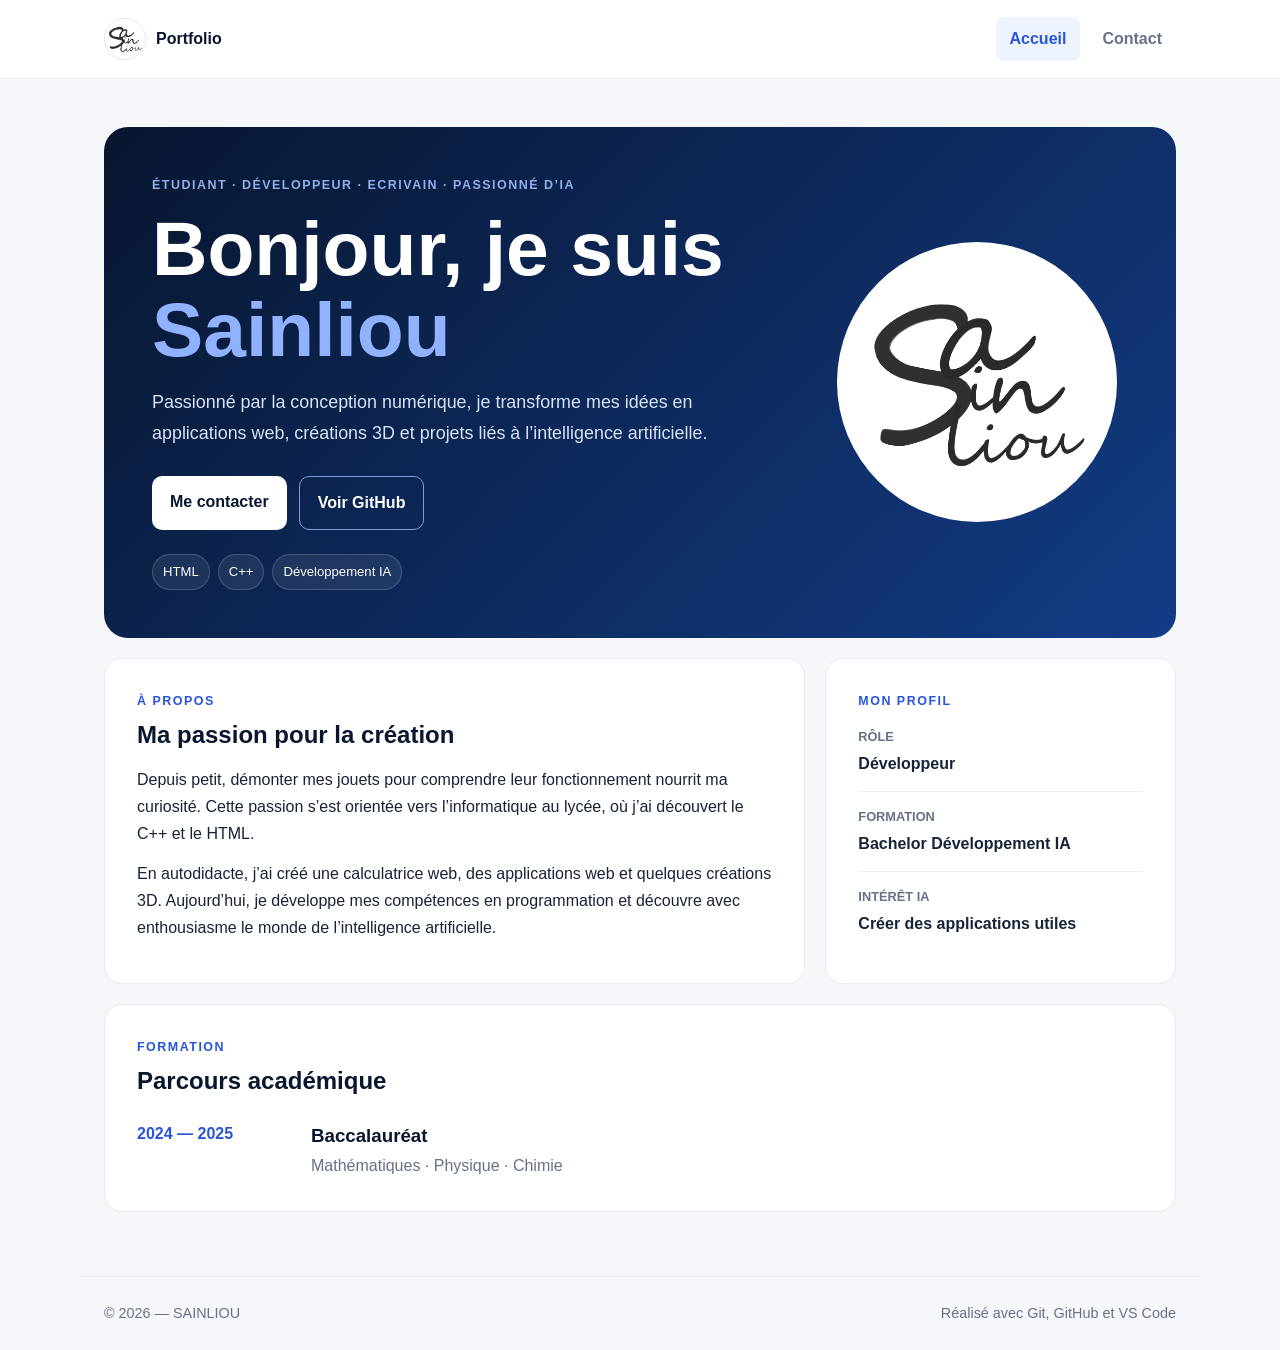
<file: index.html>
<!DOCTYPE html>
<html lang="fr">
  <head>
    <meta charset="UTF-8" />
    <meta name="viewport" content="width=device-width, initial-scale=1.0" />
    <meta name="description" content="Profil de Saidou Ngangué Saliou, étudiant en Bachelor Développement IA." />
    <title>SAINLIOU — Profil</title>
    <link rel="stylesheet" href="style.css" />
    <link rel="icon" href="img/sainliou02.png" />
  </head>
  <body>
    <header>
      <nav aria-label="Navigation principale">
        <a class="brand" href="index.html" aria-label="Retour à l'accueil">
          <img src="img/sainliou02.png" alt="" />
          <span>Portfolio</span>
        </a>
        <ul>
          <li><a class="active" href="index.html">Accueil</a></li>
          <li><a href="contact.html">Contact</a></li>
        </ul>
      </nav>
    </header>

    <main>
      <section class="hero">
        <div class="hero-copy">
          <p class="eyebrow">Étudiant · Développeur · Ecrivain · Passionné d’IA</p>
          <h1>Bonjour, je suis <span>Sainliou</span></h1>
          <p class="intro">
            Passionné par la conception numérique, je transforme mes idées en applications
            web, créations 3D et projets liés à l’intelligence artificielle.
          </p>
          <div class="actions">
            <a class="button primary" href="contact.html">Me contacter</a>
            <a class="button secondary" href="https://github.com/SAINLIOU-dot" target="_blank" rel="noopener noreferrer">Voir GitHub</a>
          </div>
          <div class="tags" aria-label="Compétences">
            <span>HTML</span>
            <span>C++</span>
            <span>Développement IA</span>
          </div>
        </div>
        <div class="profile-mark">
          <img src="img/sainliou02.png" alt="Monogramme Sainliou" />
        </div>
      </section>

      <section class="content-grid" aria-label="Présentation">
        <article class="card about">
          <p class="card-label">À propos</p>
          <h2>Ma passion pour la création</h2>
          <p>
            Depuis petit, démonter mes jouets pour comprendre leur fonctionnement nourrit
            ma curiosité. Cette passion s’est orientée vers l’informatique au lycée,
            où j’ai découvert le C++ et le HTML.
          </p>
          <p>
            En autodidacte, j’ai créé une calculatrice web, des applications web et quelques
            créations 3D. Aujourd’hui, je développe mes compétences en programmation et
            découvre avec enthousiasme le monde de l’intelligence artificielle.
          </p>
        </article>

        <aside class="card details">
          <p class="card-label">Mon profil</p>
          <dl>
            <div>
              <dt>Rôle</dt>
              <dd>Développeur</dd>
            </div>
            <div>
              <dt>Formation</dt>
              <dd>Bachelor Développement IA</dd>
            </div>
            <div>
              <dt>Intérêt IA</dt>
              <dd>Créer des applications utiles</dd>
            </div>
          </dl>
        </aside>
      </section>

      <section class="card education">
        <p class="card-label">Formation</p>
        <h2>Parcours académique</h2>
        <div class="timeline">
          <div class="timeline-year">2024 — 2025</div>
          <div>
            <h3>Baccalauréat</h3>
            <p>Mathématiques · Physique · Chimie</p>
          </div>
        </div>
      </section>
    </main>

    <footer>
      <p>&copy; 2026 — SAINLIOU</p>
      <p>Réalisé avec Git, GitHub et VS Code</p>
    </footer>
  </body>
</html>
</file>
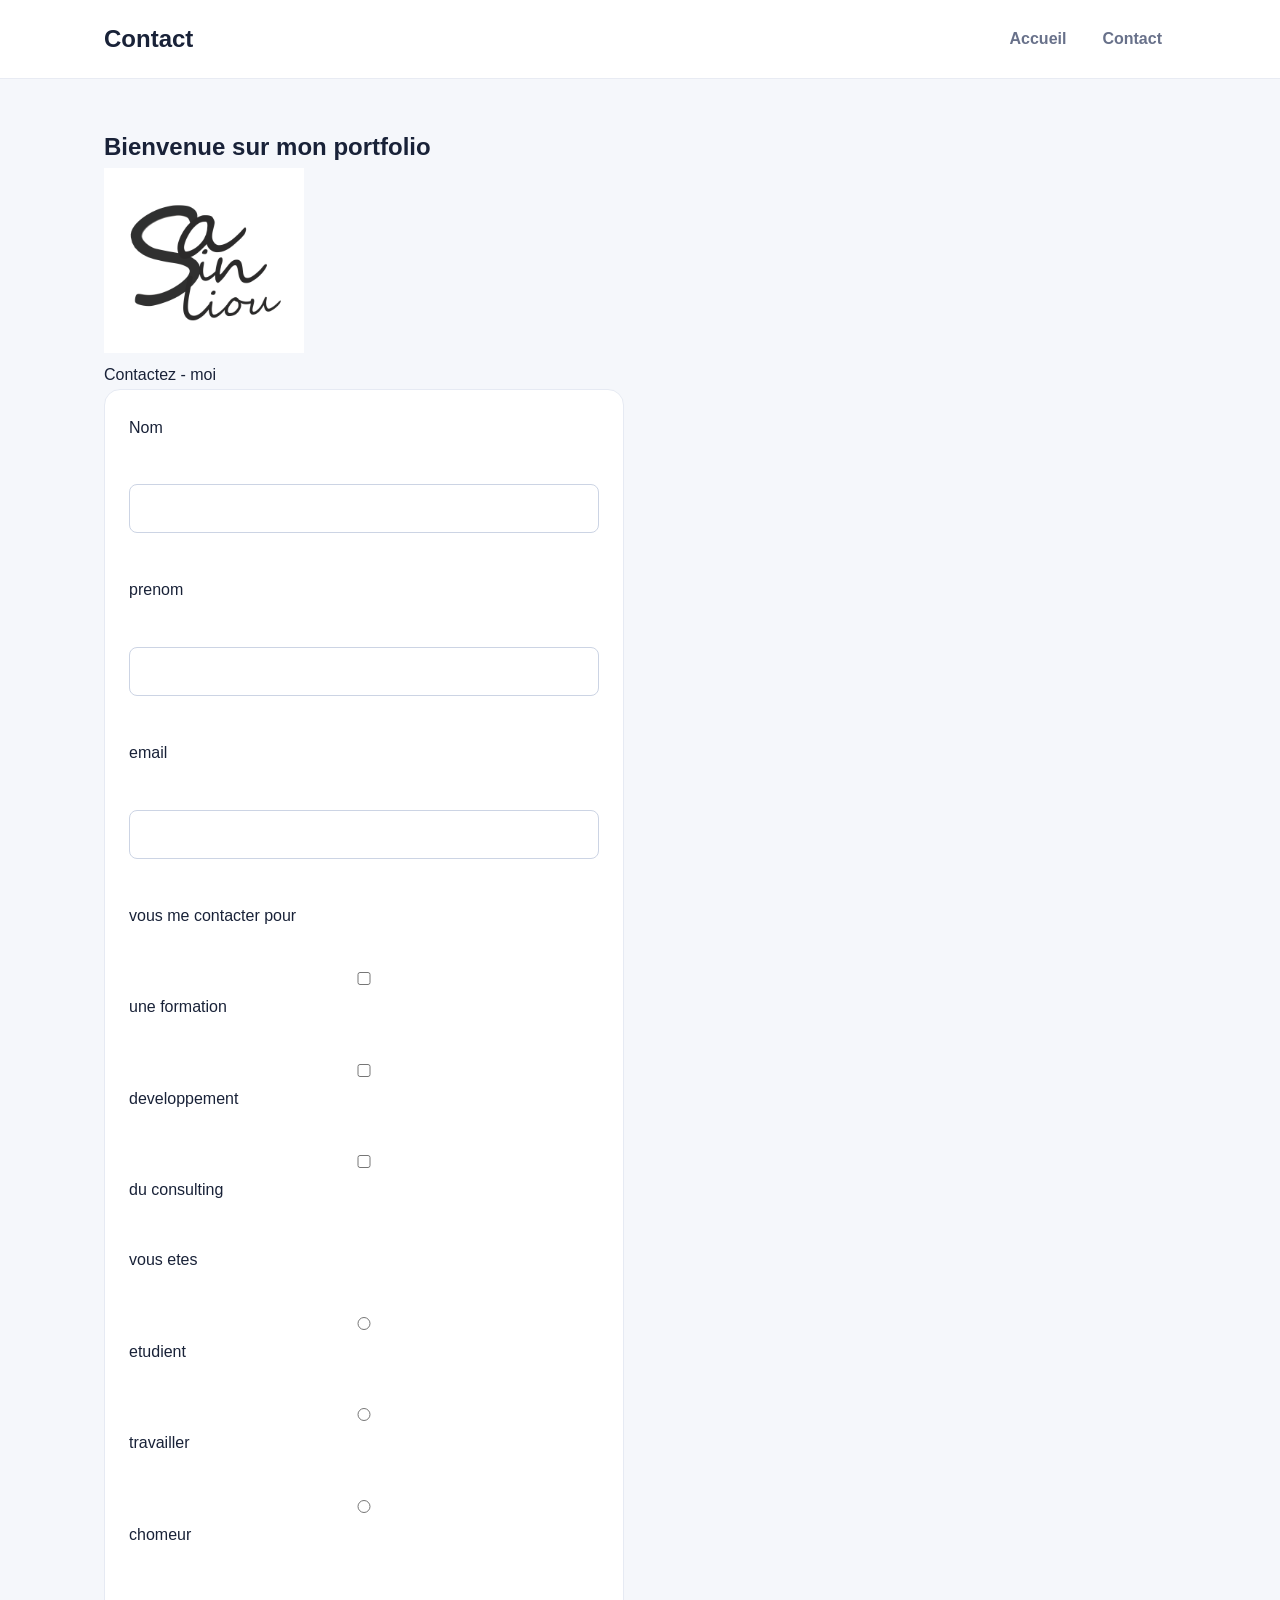
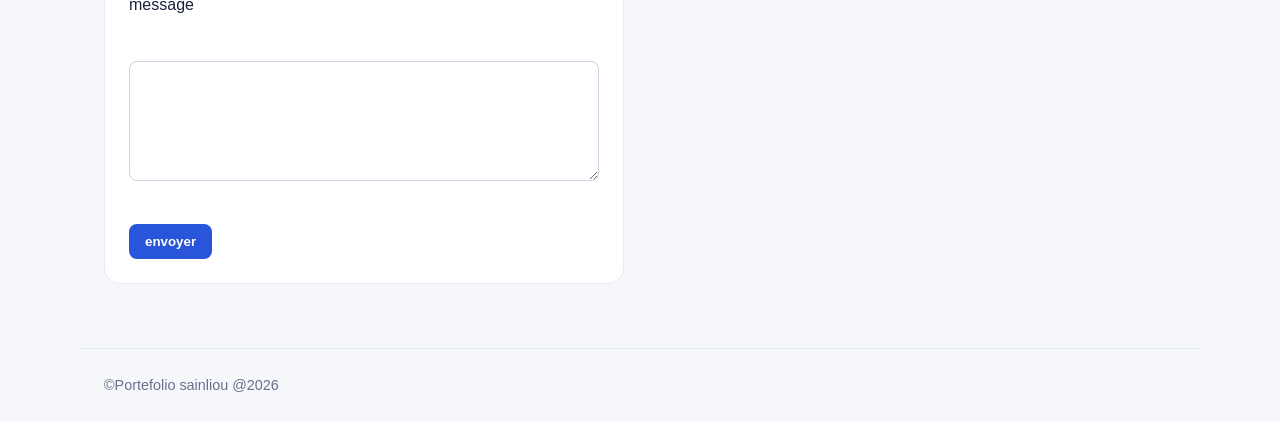
<file: contact.html>
<!DOCTYPE html>
<html lang="fr">
  <head>
    <meta charset="UTF-8" />
    <meta name="viewport" content="width=device-width, initial-scale=1.0" />
    <title>SAINLIOU — Contact</title>
    <link rel="stylesheet" href="style.css">
    <link rel="icon" href="img/sainliou02.png">
    
  </head>
  <body>

<header>
 
  <nav>
          <h1>Contact</h1>
    <ul>
  <li> <a href="index.html">Accueil</a></li>
  
<li><a href="contact.html">Contact</a></li>
</ul>
  </nav>
</header>

<main>
  <h2>Bienvenue sur mon portfolio</h2>
    <img src="img/sainliou02.png" alt="Monogramme Sainliou" width="200">
    <p>Contactez - moi</p>
    
      <form action="" method="">
        <label for="nom">Nom</label><br>
        <input type="text" name="nom" id="nom"><br>
        <label for="prenom">prenom</label><br>
        <input type="text" name="prenom" id="prenom"><br>
        <label for="email">email</label><br>
        <input type="email" name="email" id="email" required><br>

                <label> vous me contacter pour</label><br>
        <input type="checkbox" name="besoin" id="formation">
        <label for="formation">une formation</label><br>
        <input type="checkbox" name="besoin" id="developpement">
        <label for="developpement">developpement</label><br>
        <input type="checkbox" name="besoin" id="consulting">
        <label for="consulting">du consulting</label><br>

                <label> vous etes</label><br>
        <input type="radio" name="categorie" id="etudient">
        <label for="etudient">etudient</label><br>
        <input type="radio" name="categorie" id="travailler">
        <label for="developpement">travailler</label><br>
        <input type="radio" name="categorie" id="chomeur">
        <label for="consulting">chomeur</label><br>


        <label for="message">message</label><br>
        <textarea name="message" id="message"></textarea><br>
        <button type="submit"> envoyer</button>
      </form>
  
  </main>
   

    <footer>
      <p>&copy;Portefolio sainliou @2026</p>
    </footer>
  </body>
</html>
</file>
<file: style.css>
* {
  box-sizing: border-box;
  margin: 0;
  padding: 0;
}

:root {
  --navy: #08162f;
  --blue: #2855d9;
  --light-blue: #edf3ff;
  --text: #192238;
  --muted: #68718a;
  --white: #ffffff;
}

html {
  scroll-behavior: smooth;
}

body {
  min-height: 100vh;
  background: #f5f7fb;
  color: var(--text);
  font-family: Arial, Helvetica, sans-serif;
  line-height: 1.7;
}

header {
  background: var(--white);
  border-bottom: 1px solid #e8ebf3;
}

nav {
  max-width: 1120px;
  height: 78px;
  margin: auto;
  padding: 0 24px;
  display: flex;
  align-items: center;
  justify-content: space-between;
}

.brand {
  display: flex;
  align-items: center;
  gap: 10px;
  color: var(--navy);
  font-weight: 800;
  text-decoration: none;
}

.brand img {
  width: 42px;
  height: 42px;
  border: 1px solid #dde3f1;
  border-radius: 50%;
  object-fit: cover;
  background: var(--white);
}

nav ul {
  display: flex;
  gap: 8px;
  list-style: none;
}

nav a {
  color: var(--muted);
  text-decoration: none;
}

nav ul a {
  display: block;
  padding: 8px 14px;
  border-radius: 8px;
  font-weight: 700;
}

nav ul a:hover,
nav ul a.active {
  background: var(--light-blue);
  color: var(--blue);
}

main {
  max-width: 1120px;
  margin: auto;
  padding: 48px 24px 64px;
}

.hero {
  min-height: 460px;
  display: grid;
  grid-template-columns: 1.35fr 0.65fr;
  align-items: center;
  gap: 48px;
  padding: 48px;
  border-radius: 24px;
  background: linear-gradient(135deg, var(--navy), #123c86);
  color: var(--white);
  overflow: hidden;
}

.eyebrow,
.card-label {
  color: #91aeea;
  font-size: 0.78rem;
  font-weight: 800;
  letter-spacing: 0.12em;
  text-transform: uppercase;
}

.hero h1 {
  max-width: 700px;
  margin: 12px 0 18px;
  font-size: clamp(2.4rem, 6vw, 4.8rem);
  line-height: 1.05;
}

.hero h1 span {
  color: #91b3ff;
}

.intro {
  max-width: 650px;
  color: #d9e2f7;
  font-size: 1.12rem;
}

.actions {
  display: flex;
  flex-wrap: wrap;
  gap: 12px;
  margin-top: 28px;
}

.button {
  padding: 12px 18px;
  border-radius: 10px;
  font-weight: 800;
  text-decoration: none;
  transition: transform 0.2s, background 0.2s;
}

.button:hover {
  transform: translateY(-2px);
}

.button.primary {
  background: var(--white);
  color: var(--navy);
}

.button.secondary {
  border: 1px solid #7f9dd8;
  color: var(--white);
}

.tags {
  display: flex;
  flex-wrap: wrap;
  gap: 8px;
  margin-top: 24px;
}

.tags span {
  padding: 6px 10px;
  border: 1px solid rgba(255, 255, 255, 0.18);
  border-radius: 999px;
  background: rgba(255, 255, 255, 0.08);
  font-size: 0.82rem;
}

.profile-mark {
  display: grid;
  place-items: center;
  min-height: 300px;
}

.profile-mark img {
  width: min(280px, 100%);
  aspect-ratio: 1;
  border: 10px solid rgba(255, 255, 255, 0.08);
  border-radius: 50%;
  background: var(--white);
  object-fit: cover;
}

.content-grid {
  display: grid;
  grid-template-columns: 1.5fr 0.75fr;
  gap: 20px;
  margin-top: 20px;
}

.card {
  padding: 32px;
  border: 1px solid #e7eaf2;
  border-radius: 18px;
  background: var(--white);
}

.card h2 {
  margin: 8px 0 16px;
  color: var(--navy);
  line-height: 1.25;
}

.card-label {
  color: var(--blue);
}

.about p + p {
  margin-top: 12px;
}

.details dl div {
  padding: 14px 0;
  border-bottom: 1px solid #edf0f5;
}

.details dl div:last-child {
  border-bottom: 0;
}

.details dt {
  color: var(--muted);
  font-size: 0.8rem;
  font-weight: 700;
  text-transform: uppercase;
}

.details dd {
  margin-top: 2px;
  font-weight: 800;
}

.education {
  margin-top: 20px;
}

.timeline {
  display: grid;
  grid-template-columns: 150px 1fr;
  align-items: start;
  gap: 24px;
  padding-top: 8px;
}

.timeline-year {
  color: var(--blue);
  font-weight: 800;
}

.timeline h3 {
  color: var(--navy);
}

.timeline p {
  color: var(--muted);
}

footer {
  max-width: 1120px;
  margin: auto;
  padding: 24px;
  border-top: 1px solid #e4e8f0;
  display: flex;
  justify-content: space-between;
  color: var(--muted);
  font-size: 0.9rem;
}

form {
  max-width: 520px;
  display: grid;
  gap: 8px;
  padding: 24px;
  border: 1px solid #e6eaf3;
  border-radius: 16px;
  background: var(--white);
}

input,
textarea {
  width: 100%;
  padding: 10px 12px;
  border: 1px solid #ccd4e4;
  border-radius: 8px;
  font: inherit;
}

textarea {
  min-height: 120px;
  resize: vertical;
}

button {
  width: fit-content;
  padding: 10px 16px;
  border: 0;
  border-radius: 8px;
  background: var(--blue);
  color: var(--white);
  font-weight: 800;
  cursor: pointer;
}

@media (max-width: 760px) {
  nav {
    height: 68px;
  }

  main {
    padding: 24px 16px 48px;
  }

  .hero {
    grid-template-columns: 1fr;
    gap: 20px;
    padding: 32px 24px;
  }

  .profile-mark {
    grid-row: 1;
    min-height: 220px;
  }

  .profile-mark img {
    width: 200px;
  }

  .content-grid {
    grid-template-columns: 1fr;
  }

  .timeline {
    grid-template-columns: 1fr;
    gap: 4px;
  }

  footer {
    flex-direction: column;
    gap: 4px;
  }
}
</file>
